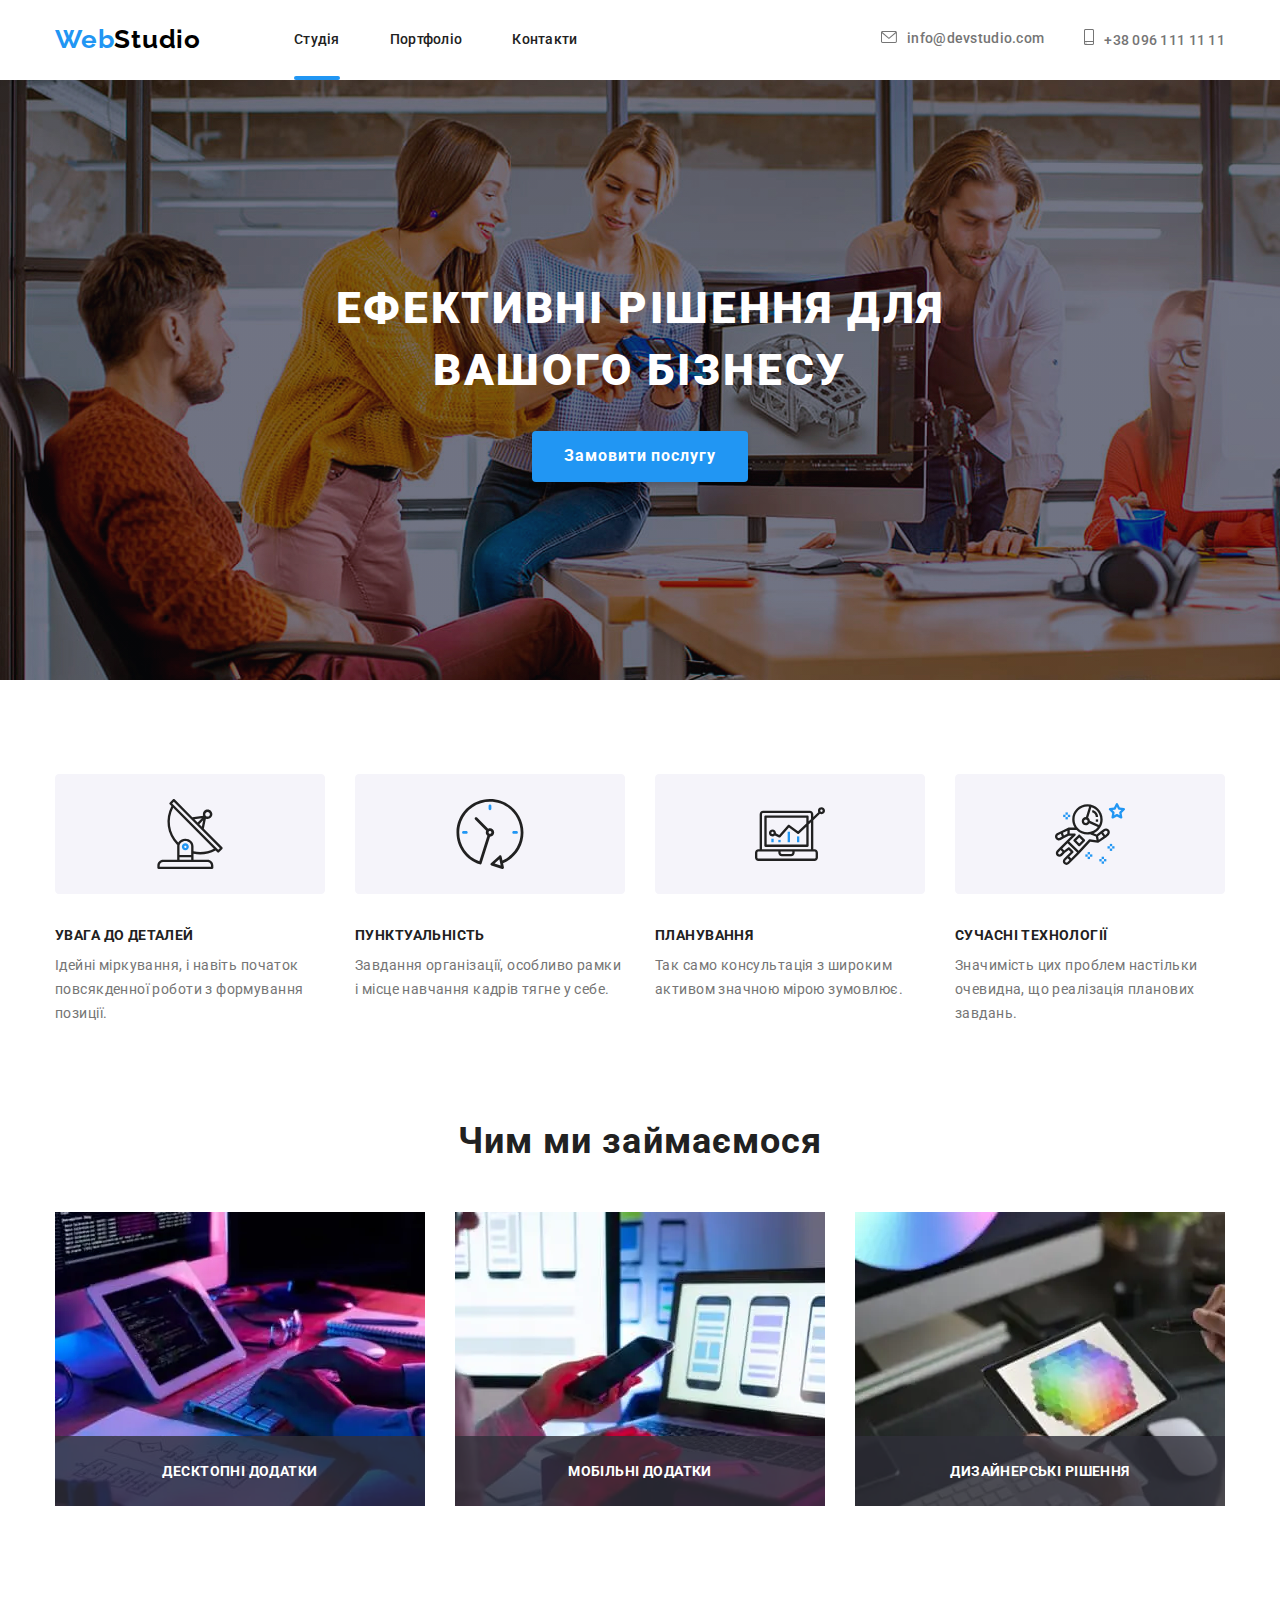
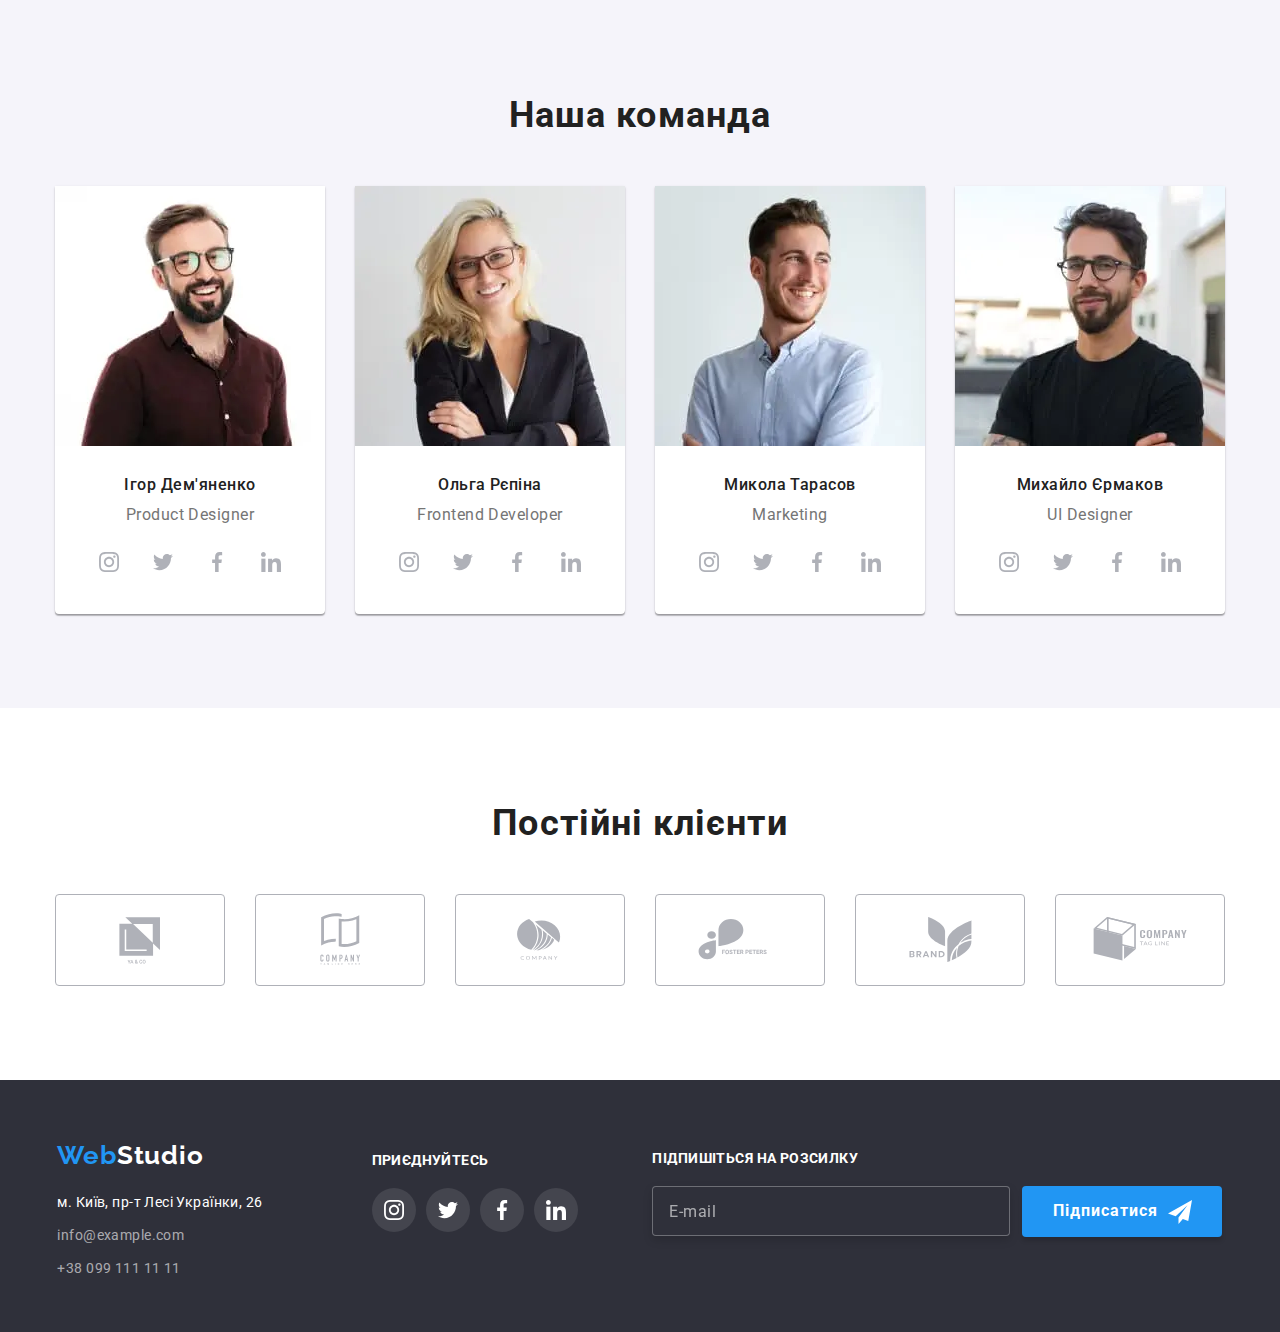
<file: index.html>
<!DOCTYPE html>
<html lang="uk">

<head>
    <meta charset="UTF-8">
    <meta http-equiv="X-UA-Compatible" content="IE=edge">
    <meta name="viewport" content="width=device-width, initial-scale=1.0">
    <title lang="en">WebStudio</title>
    <link rel="preconnect" href="https://fonts.googleapis.com">
    <link rel="preconnect" href="https://fonts.gstatic.com" crossorigin>
    <link href="https://fonts.googleapis.com/css2?family=Raleway:wght@700&family=Roboto:wght@400;500;700;900&display=swap"
        rel="stylesheet">
        <link rel="stylesheet" href="https://cdn.jsdelivr.net/npm/modern-normalize@1.1.0/modern-normalize.min.css">
    <link rel="stylesheet" href="./css/main.min.css">
</head>

<body>
    <header class="page-header-home">
        <div class="container page-header-container">
        <!-- Logo  -->
        <nav class="page-nav">
            <a class="logo" href="./index.html" lang="en">Web<span class="studio-header" lang="en">Studio</span></a>
        <!-- Navigation -->
            <ul class="list menu">
                <li class="menu__item"> <a class="nav index-after" href="./index.html">Студія</a></li>
                <li class="menu__item"> <a class="nav" href="./portfolio.html">Портфоліо</a></li>
                <li class="menu__item"> <a class="nav" href="">Контакти</a></li>
            </ul>
        </nav>

        <ul class="list header-contacts">
            <li class="header-contacts__container">
                <a class="container__contacts-header email" href="mailto:info@devstudio.com"><svg class="container__icone-mail">
                    <use href="./images/svgimages/sprite.svg#mail"></use>
                </svg>info@devstudio.com</a></li>
            <li class="header-contacts__container">
                <a class="container__contacts-header" href="tel:+380961111111"><svg class="container__icone-phone">
                    <use href="./images/svgimages/sprite.svg#phone"></use>
                </svg>+38 096 111 11 11</a></li>
        </ul>
        <button type="button" class="mobile-menu-open" data-menu-open>
            <svg class="mobile-menu-open_icon">
                <use href="./images/svgimages/sprite.svg#icon-mobile-menu-open" width="40" height="40"></use>
            </svg>
        </button>

        </div>
        <div class="mobile-menu" data-menu>
            <button class="mobile-menu__close-btn" data-menu-close>
                <svg class="mobile-menu__close-icon">
                    <use href="images/svgimages/sprite.svg#close-window" width="40" height="40"></use>
                </svg>
            </button>
            <div class="mobile-menu__container">

                <div class="mobile-menu__block-navigation">
                    <ul class="mobile-menu__link-navigation">
                        <li class="mobile-menu__block-link">
                            <a class="mobile-menu__link-navigation" href="./index.html">Студія</a>
                        </li>
                        <li class="mobile-menu__block-link">
                            <a class="mobile-menu__link-navigation" href="./portfolio.html">Портфоліо</a>
                        </li>
                        <li class="mobile-menu__block-link">
                            <a class="mobile-menu__link-navigation" href="">Контакти</a>
                        </li>
                    </ul>
                </div>
<div class="mobile-menu-block-footer">
    <div class="mobile-menu__block-contacts">
        <ul class="mobile-menu__contacts">
            <li class="mobile-menu__contacts-link">
                <a class="mobile-menu__phone-link" href="">+38 096 111 11 11</a>
            </li>
            <li class="mobile-menu__contacts-link">
                <a class="mobile-menu__email-link" href="">info@devstudio.com</a>
            </li>
        </ul>
    </div>
    
    <div class="mobile-menu__block-social-list">
        <ul class="mobile-menu__social-list">
            <li>
            <a class="mobile-menu__social-link" href="">Instagram</a>
                </li>
                <li class="mobile-menu__border-block"></li>
                <li>
                <a class="mobile-menu__social-link" href="">Twitter</a>
                </li>
                <li class="mobile-menu__border-block"></li>
                <li>
                <a class="mobile-menu__social-link" href="">Facebook</a>
                </li>
                <li class="mobile-menu__border-block"></li>
                <li>
                <a class="mobile-menu__social-link" href="">LinkedIn</a>
                </li>
        </ul>
    </div>
</div>

                </div>
        </div>
    </header>

    <!-- Main block -->
    <main>
        <section class="title">
            <div class="container"> 
            <h1 class="title-name">Ефективні рішення для вашого бізнесу</h1>
            <button class="button" type="button" data-modal-open>Замовити послугу</button>
            </div>
        </section>

        <section class="section-hidden-inventori">
            <div class="container">
            <h2 class="hidden">опись</h2>
            <ul class="list company-characteristics">
                <li class="features">
                    <svg class="features__svg">
                        <use href="./images/svgimages/sprite.svg#group_1"></use>
                    </svg>
                    <h3 class="features__heading">УВАГА ДО ДЕТАЛЕЙ</h3>
                    <p class="features__paragraph">Ідейні міркування, і навіть початок повсякденної роботи з формування позиції.</p>
                </li>
                <li class="features">
                    <svg class="features__svg">
                        <use href="./images/svgimages/sprite.svg#group_2"></use>
                    </svg>
                    <h3 class="features__heading">ПУНКТУАЛЬНІСТЬ</h3>
                    <p class="features__paragraph">Завдання організації, особливо рамки і місце навчання кадрів тягне у себе.</p>
                </li>
                <li class="features">
                    <svg class="features__svg">
                        <use href="./images/svgimages/sprite.svg#group_3"></use>
                    </svg>
                    <h3 class="features__heading">ПЛАНУВАННЯ</h3>
                    <p class="features__paragraph">Так само консультація з широким активом значною мірою зумовлює.</p>
                </li>
                <li class="features">
                    <svg class="features__svg">
                        <use href="./images/svgimages/sprite.svg#group_4"></use>
                    </svg>
                    <h3 class="features__heading">СУЧАСНІ ТЕХНОЛОГІЇ</h3>
                    <p class="features__paragraph">Значимість цих проблем настільки очевидна, що реалізація планових завдань.</p>
                </li>
            </ul>
            </div>
        </section>

        <section class="section section-mobile-hidden">
            <div class="container">
                <h2 class="section__banner">Чим ми займаємося</h2>
            <ul class="list company-option">
                <li class="company-option__foto">
                    <picture>
                        <source 
                        srcset="./images/services_sector/development.webp 1x, ./images/services_sector/development@2x.webp 2x" 
                        type="image/webp">

                        <source 
                        srcset="./images/services_sector/development.jpg 1x, ./images/services_sector/development@2x.jpg 2x">

                        <img
                        srcset="./images/services_sector/development.jpg 1x, ./images/services_sector/development@2x.png 2x"
                        src="./images/services_sector/development.jpg" 
                        alt="Фото разработки продукта" width="370" height="294">
                    </picture>

                    <p class="company-option__text">
                        Десктопні додатки
                    </p></li>
                <li class="company-option__foto">
                    <picture>
                        <source srcset="./images/services_sector/optimization.webp 1x, ./images/services_sector/optimization@2x.webp 2x" 
                        type="image/webp">

                        <source srcset="./images/services_sector/optimization.jpg 1x, ./images/services_sector/optimization@2x.jpg 2x">

                        <img
                        srcset="./images/services_sector/optimization.jpg 1x, ./images/services_sector/optimization@2x.png 2x"
                        src="./images/services_sector/optimization.jpg" 
                        alt="Фото оптимизации продукта" width="370" height="294">
                    </picture>

                    <p class="company-option__text">
                        Мобільні додатки
                    </p></li>
                <li class="company-option__foto">
                    <picture>
                        <source srcset="./images/services_sector/design.webp 1x, ./images/services_sector/design@2x.webp 2x" 
                        type="image/webp">

                        <source srcset="./images/services_sector/design.jpg 1x, ./images/services_sector/design@2x.jpg 2x">


                        <img
                        srcset="./images/services_sector/design.jpg 1x, ./images/services_sector/design@2x.png 2x"
                        src="./images/services_sector/design.jpg" 
                        alt="Фото разработки дизайна продукта" width="370" height="294">
                    </picture>

                    <p class="company-option__text">
                        Дизайнерські рішення
                    </p></li>
            </ul>
            </div>
        </section>

        <section class="our-team section">
            <div class="container">
            <h2 class="section__banner">Наша команда</h2>
            <ul class="list team">
                <li class="team-members">
<picture>
    <source srcset="./images/team/product_designer.webp 1x, ./images/team/product_designer@2x.webp 2x, ./images/team/product_designer@3x.webp 3x"
    media="(min-width: 1200px)"
    type="image/webp">


    <source srcset="./images/team/tablet/product_designer-tablet.webp 1x, ./images/team/tablet/product_designer-tablet@2x.webp 2x, ./images/team/tablet/product_designer-tablet@3x.webp 3x"
    media="(min-width: 768px)"
    type="image/webp">


    <source srcset="./images/team/mobile-team/product_designer-mobile.webp 1x, ./images/team/mobile-team/product_designer-mobile@2x.webp 2x, ./images/team/mobile-team/product_designer-mobile@3x.webp 3x"
    media="(max-width: 767px)"
    type="image/webp">


    <source srcset="./images/team/product_designer.jpg 1x, ./images/team/product_designer@2x.jpg 2x, ./images/team/product_designer@3x.jpg 3x"
    media="(min-width: 1200px)">


    <source srcset="./images/team/tablet/product_designer-tablet.jpg 1x, ./images/team/tablet/product_designer-tablet@2x.jpg 2x, ./images/team/tablet/product_designer-tablet@3x.jpg 3x"
    media="(min-width: 768px)">


    <source srcset="./images/team/mobile-team/product_designer-mobile.jpg 1x, ./images/team/mobile-team/product_designer-mobile@2x.jpg 2x, ./images/team/mobile-team/product_designer-mobile@3x.jpg 3x"
    media="(max-width: 767px)">

    <img 
    class="foto-teams" 
    srcset="./images/team/product_designer.png 1x, ./images/team/product_designer@2x.png 2x, ./images/team/product_designer@3x.png 3x"
    src="./images/team/product_designer.jpg" 
    alt="Фото дизайнера продукта">
</picture>

                        <div class="name-profession">
                    <h3 class="name">Ігор Дем'яненко</h3>
                    <p class="profession" lang="en">Product Designer</p>
                    <ul class="social-list list">
                        <li>
                            <a href="" class="social-list-link">
                                <svg class="social-list-icon">
                                    <use href="./images/svgimages/sprite.svg#instagram"></use>
                                </svg>
                            </a>
                        </li>
                        <li>
                            <a href="" class="social-list-link">
                                <svg class="social-list-icon" width="20" height="20">
                                    <use href="./images/svgimages/sprite.svg#twitter"></use>
                                </svg>
                            </a>
                        </li>
                        <li>
                            <a href="" class="social-list-link">
                                <svg class="social-list-icon" width="20" height="20">
                                    <use href="./images/svgimages/sprite.svg#facebook"></use>
                                </svg>
                            </a>
                        </li>
                        <li>
                            <a href="" class="social-list-link">
                                <svg class="social-list-icon" width="20" height="20">
                                    <use href="./images/svgimages/sprite.svg#linkedin"></use>
                                </svg>
                            </a>
                        </li>
                    </ul>
                        </div>
                </li>
                <li class="team-members">
<picture>
    <source srcset="./images/team/frontent_developer.webp 1x, ./images/team/frontent_developer@2x.webp 2x, ./images/team/frontent_developer@3x.webp 3x"
    media="(min-width: 1200px)"
    type="image/webp">


    <source srcset="./images/team/tablet/frontent_developer-tablet.webp 1x, ./images/team/tablet/frontent_developer-tablet@2x.webp 2x, ./images/team/tablet/frontent_developer-tablet@3x.webp 3x"
    media="(min-width: 768px)"
    type="image/webp">


    <source srcset="./images/team/mobile-team/frontent_developer-mobile.webp 1x, ./images/team/mobile-team/frontent_developer-mobile@2x.webp 2x, ./images/team/mobile-team/frontent_developer-mobile@3x.webp 3x"
    media="(max-width: 767px)"
    type="image/webp">


    <source srcset="./images/team/frontent_developer.jpg 1x, ./images/team/frontent_developer@2x.jpg 2x, ./images/team/frontent_developer@3x.jpg 3x"
    media="(min-width: 1200px)">


    <source srcset="./images/team/tablet/frontent_developer-tablet.jpg 1x, ./images/team/tablet/frontent_developer-tablet@2x.jpg 2x, ./images/team/tablet/frontent_developer-tablet@3x.jpg 3x"
    media="(min-width: 768px)">


    <source srcset="./images/team/mobile-team/frontent_developer-mobile.jpg 1x, ./images/team/mobile-team/frontent_developer-mobile@2x.jpg 2x, ./images/team/mobile-team/frontent_developer-mobile@3x.jpg 3x"
    media="(max-width: 767px)">


    <img 
    class="foto-teams" 
    srcset="./images/team/frontent_developer.png 1x, ./images/team/frontent_developer@2x.png 2x, ./images/team/frontent_developer@3x.jpg 3x"
    src="./images/team/frontent_developer.jpg" alt="Фото фронтенд-разработчика">
</picture>

                        <div class="name-profession">
                        <h3 class="name">Ольга Рєпіна</h3>
                    <p class="profession" lang="en">Frontend Developer</p>
                    <ul class="social-list list">
                        <li>
                            <a href="" class="social-list-link">
                                <svg class="social-list-icon">
                                    <use href="./images/svgimages/sprite.svg#instagram"></use>
                                </svg>
                            </a>
                        </li>
                        <li>
                            <a href="" class="social-list-link">
                                <svg class="social-list-icon" width="20" height="20">
                                    <use href="./images/svgimages/sprite.svg#twitter"></use>
                                </svg>
                            </a>
                        </li>
                        <li>
                            <a href="" class="social-list-link">
                                <svg class="social-list-icon" width="20" height="20">
                                    <use href="./images/svgimages/sprite.svg#facebook"></use>
                                </svg>
                            </a>
                        </li>
                        <li>
                            <a href="" class="social-list-link">
                                <svg class="social-list-icon" width="20" height="20">
                                    <use href="./images/svgimages/sprite.svg#linkedin"></use>
                                </svg>
                            </a>
                        </li>
                    </ul>
                        </div>
                </li>
                <li class="team-members">
<picture>
    <source srcset="./images/team/marketing.webp 1x, ./images/team/marketing@2x.webp 2x, ./images/team/marketing@3x.webp 3x"
    media="(min-width: 1200px)"
    type="image/webp">


    <source srcset="./images/team/tablet/marketing-tablet.webp 1x, ./images/team/tablet/marketing-tablet@2x.webp 2x, ./images/team/tablet/marketing-tablet@3x.webp 3x"
    media="(min-width: 768px)"
    type="image/webp">


    <source srcset="./images/team/mobile-team/marketing-mobile.webp 1x, ./images/team/mobile-team/marketing-mobile@2x.webp 2x, ./images/team/mobile-team/marketing-mobile@3x.webp 3x"
    media="(max-width: 767px)"
    type="image/webp">


    <source srcset="./images/team/marketing.jpg 1x, ./images/team/marketing@2x.jpg 2x, ./images/team/marketing@3x.jpg 3x"
    media="(min-width: 1200px)">


    <source srcset="./images/team/tablet/marketing-tablet.jpg 1x, ./images/team/tablet/marketing-tablet@2x.jpg 2x, ./images/team/tablet/marketing-tablet@3x.jpg 3x"
    media="(min-width: 768px)">


    <source srcset="./images/team/mobile-team/marketing-mobile.jpg 1x, ./images/team/mobile-team/marketing-mobile@2x.jpg 2x, ./images/team/mobile-team/marketing-mobile@3x.jpg 3x"
    media="(max-width: 767px)">


    <img 
    class="foto-teams" 
    srcset="./images/team/marketing.png 1x, ./images/team/marketing@2x.png 2x, ./images/team/marketing@3x.jpg 3x"
    src="./images/team/marketing.jpg" 
    alt="Фото маркетолога">
</picture>

                    <div class="name-profession">
                        <h3 class="name">Микола Тарасов</h3>
                        <p class="profession" lang="en">Marketing</p>
                        <ul class="social-list list">
                            <li>
                                <a href="" class="social-list-link">
                                    <svg class="social-list-icon">
                                        <use href="./images/svgimages/sprite.svg#instagram"></use>
                                    </svg>
                                </a>
                            </li>
                            <li>
                                <a href="" class="social-list-link">
                                    <svg class="social-list-icon" width="20" height="20">
                                        <use href="./images/svgimages/sprite.svg#twitter"></use>
                                    </svg>
                                </a>
                            </li>
                            <li>
                                <a href="" class="social-list-link">
                                    <svg class="social-list-icon" width="20" height="20">
                                        <use href="./images/svgimages/sprite.svg#facebook"></use>
                                    </svg>
                                </a>
                            </li>
                            <li>
                                <a href="" class="social-list-link">
                                    <svg class="social-list-icon" width="20" height="20">
                                        <use href="./images/svgimages/sprite.svg#linkedin"></use>
                                    </svg>
                                </a>
                            </li>
                        </ul>
                    </div>
                    
                </li>
                <li class="team-members">
<picture>
    <source srcset="./images/team/ui_designer.webp 1x, ./images/team/ui_designer@2x.webp 2x, ./images/team/ui_designer@3x.webp 3x"
    media="(min-width: 1200px)"
    type="image/webp">


    <source srcset="./images/team/tablet/ui_designer-tablet.webp 1x, ./images/team/tablet/ui_designer-tablet@2x.webp 2x, ./images/team/tablet/ui_designer-tablet@3x.webp 3x"
    media="(min-width: 768px)"
    type="image/webp">


    <source srcset="./images/team/mobile-team/ui_designer-mobile.webp 1x, ./images/team/mobile-team/ui_designer-mobile@2x.webp 2x, ./images/team/mobile-team/ui_designer-mobile@3x.webp 3x"
    media="(max-width: 767px)"
    type="image/webp">


    <source srcset="./images/team/ui_designer.jpg 1x, ./images/team/ui_designer@2x.jpg 2x, ./images/team/ui_designer@3x.jpg 3x"
    media="(min-width: 1200px)">


    <source srcset="./images/team/tablet/ui_designer-tablet.jpg 1x, ./images/team/tablet/ui_designer-tablet@2x.jpg 2x, ./images/team/tablet/ui_designer-tablet@3x.jpg 3x"
    media="(min-width: 768px)">


    <source srcset="./images/team/mobile-team/ui_designer-mobile.jpg 1x, ./images/team/mobile-team/ui_designer-mobile@2x.jpg 2x, ./images/team/mobile-team/ui_designer-mobile@3x.jpg 3x"
    media="(max-width: 767px)">


    <img 
    class="foto-teams" 
    srcset="./images/team/ui_designer.png 1x, ./images/team/ui_designer@2x.png 2x, ./images/team/ui_designer@3x.jpg 3x"
    src="./images/team/ui_designer.jpg" 
    alt="Фото дизайнера пользовательского интерфейса">
</picture>

                        <div class="name-profession">
                            <h3 class="name">Михайло Єрмаков</h3>
                            <p class="profession" lang="en">UI Designer</p>
                            <ul class="social-list list">
                                <li>
                                    <a href="" class="social-list-link">
                                        <svg class="social-list-icon">
                                            <use href="./images/svgimages/sprite.svg#instagram"></use>
                                        </svg>
                                    </a>
                                </li>
                                <li>
                                    <a href="" class="social-list-link">
                                        <svg class="social-list-icon" width="20" height="20">
                                            <use href="./images/svgimages/sprite.svg#twitter"></use>
                                        </svg>
                                    </a>
                                </li>
                                <li>
                                    <a href="" class="social-list-link">
                                        <svg class="social-list-icon" width="20" height="20">
                                            <use href="./images/svgimages/sprite.svg#facebook"></use>
                                        </svg>
                                    </a>
                                </li>
                                <li>
                                    <a href="" class="social-list-link">
                                        <svg class="social-list-icon" width="20" height="20">
                                            <use href="./images/svgimages/sprite.svg#linkedin"></use>
                                        </svg>
                                    </a>
                                </li>
                            </ul>
                        </div>
                </li>
            </ul>
            </div>
        </section>
        <section class="section section__client-block">
            <div class="container">
                <h2 class="section__banner">Постійні клієнти</h2>
                    <ul class="list client-list">
                        <li class="client-list__block">
                            <a href="" class="client-link">
                                <svg class="clients-icon">
                                    <use href="./images/svgimages/sprite.svg#ya_and_co"></use>
                                </svg>
                            </a>
                        </li>
                        <li class="client-list__block">
                            <a href="" class="client-link">
                                <svg class="clients-icon">
                                    <use href="./images/svgimages/sprite.svg#tagline_here"></use>
                                </svg>
                            </a>
                        </li>
                        <li class="client-list__block">
                            <a href="" class="client-link">
                                <svg class="clients-icon">
                                    <use href="./images/svgimages/sprite.svg#company"></use>
                                </svg>
                            </a>
                        </li>
                        <li class="client-list__block">
                            <a href="" class="client-link">
                                <svg class="clients-icon">
                                    <use href="./images/svgimages/sprite.svg#foster_peters"></use>
                                </svg>
                            </a>
                        </li>
                        <li class="client-list__block">
                            <a href="" class="client-link">
                                <svg class="clients-icon">
                                    <use href="./images/svgimages/sprite.svg#brand"></use>
                                </svg>
                            </a>
                        </li>
                        <li class="client-list__block">
                            <a href="" class="client-link">
                                <svg class="clients-icon">
                                    <use href="./images/svgimages/sprite.svg#tag_line"></use>
                                </svg>
                            </a>
                        </li>
                    </ul>
                </div>
                
            </section>
    </main>
    <!-- Basement -->
    <footer class="footer">
        <div class="container footer-block">
            <div class="logo-footer">
                <a class="logo" href="./index.html" lang="en">Web<span class="studio-footer">Studio</span></a>
                <address>
                    <ul class="list contacts">
                        <li class="contacts__find">
                            <a class="find__addres" href="https://goo.gl/maps/r5BP94hAd7b6DZwo8" target="_blank"
                                rel="noopener noreferrer">м. Київ, пр-т Лесі Українки, 26</a>
                        </li>
                        <li class="contacts__find">
                            <a class="find__contacts-footer-link" href="mailto:info@example.com">info@example.com</a>
                        </li>
                        <li class="contacts__find">
                            <a class="find__contacts-footer-link" href="tel:+380991111111">+38 099 111 11 11</a>
                        </li>
                    </ul>
                </address>
            </div>
            <div class="social-link-footer">
                <h3 class="add">ПРИЄДНУЙТЕСЬ</h3>
                <ul class="footer-social-list list">
                    <li>
                        <a href="" class="social-list-link social-link-bg">
                            <svg class="social-list-icon-footer">
                                <use href="./images/svgimages/sprite.svg#instagram"></use>
                            </svg>
                        </a>
                    </li>
                    <li>
                        <a href="" class="social-list-link social-link-bg">
                            <svg class="social-list-icon-footer" width="20" height="20">
                                <use href="./images/svgimages/sprite.svg#twitter"></use>
                            </svg>
                        </a>
                    </li>
                    <li>
                        <a href="" class="social-list-link social-link-bg">
                            <svg class="social-list-icon-footer" width="20" height="20">
                                <use href="./images/svgimages/sprite.svg#facebook"></use>
                            </svg>
                        </a>
                    </li>
                    <li>
                        <a href="" class="social-list-link social-link-bg">
                            <svg class="social-list-icon-footer" width="20" height="20">
                                <use href="./images/svgimages/sprite.svg#linkedin"></use>
                            </svg>
                        </a>
                    </li>
                </ul>
            </div>
            <div class="footer-modal">
                <p class="text-footer-form">
                    Підпишіться на розсилку
                </p>
                <form class="modal-footer-form">
                    <label for="" class="modal-form-footer-field">
                        <input type="email" class="modal-form-input-footer" name="user_mail" required placeholder="E-mail">
                    </label>
                    <button class="send-email-footer">
                        Підписатися
                    <svg class="send">
                        <use href="./images/svgimages/sprite.svg#icon-send"></use>
                    </svg></button>
                </form>
            </div>
        </div>
    </footer>
    <div class="backdrop is-hidden" data-modal>
        <div class="modal">
            <button type="button" class="modal-close-btn" data-modal-close>
            <svg class="modal-close-btn-icon">
                <use href="./images/svgimages/sprite.svg#close-window"></use>
            </svg>
            </button>
            <p class="form-text">
                Залиште свої дані, ми вам передзвонимо
            </p>
            <form class="modal-form">
                <label for="" class="modal-form-field">
                    <span class="modal-form-field-desc">
                        Ім'я
                    </span>
                    <span class="input-and-svg-block">
                        <input type="text" class="modal-form-input" name="user_name" required pattern="^[a-zA-Zа-яА-ЯіІїЇ]+$">
                        <svg class="icon-model">
                            <use href="./images/svgimages/sprite.svg#icon_name">
                            </use>
                        </svg>
                    </span>
                </label>
                <label for="" class="modal-form-field">
                    <span class="modal-form-field-desc">
                        Телефон
                    </span>
                    <span class="input-and-svg-block">
                        <input type="tel" class="modal-form-input" name="user_phone" required pattern="[0-9]{7}" title="xxxxxxx">
                        <svg class="icon-model">
                            <use href="./images/svgimages/sprite.svg#icon_phone">
                            </use>
                        </svg>
                    </span>
                </label>
                <label for="" class="modal-form-field">
                    <span class="modal-form-field-desc">
                        Пошта
                    </span>
                    <span class="input-and-svg-block">
                        <input type="email" class="modal-form-input" name="user_mail" required>
                        <svg class="icon-model">
                            <use href="./images/svgimages/sprite.svg#icon_mail">
                            </use>
                        </svg>
                    </span>
                </label>
                <span class="modal-form-field-desc">Коментар</span>
                <textarea name="user_massege" class="modal-form-massege" placeholder="Введіть текст"></textarea>
                <div class="user-policy-block">
                    <input id="user-policy" type="checkbox" class="modal-form-check hidden" name="user_policy">
                    <label for="user-policy" class="modal-form-check-desc">
                        Погоджуюся з розсилкою та приймаю&nbsp;<a href="" class="policy-link">Умови договору</a> 
                    </label>
                </div>
                <button type="submit" class="modal-form-submit">Відправити</button>
            </form>
        </div>
    </div>
    <script src="./js/modal.js"></script>
    <script src="./js/mobile-menu.js"></script>
</body>

</html>
</file>
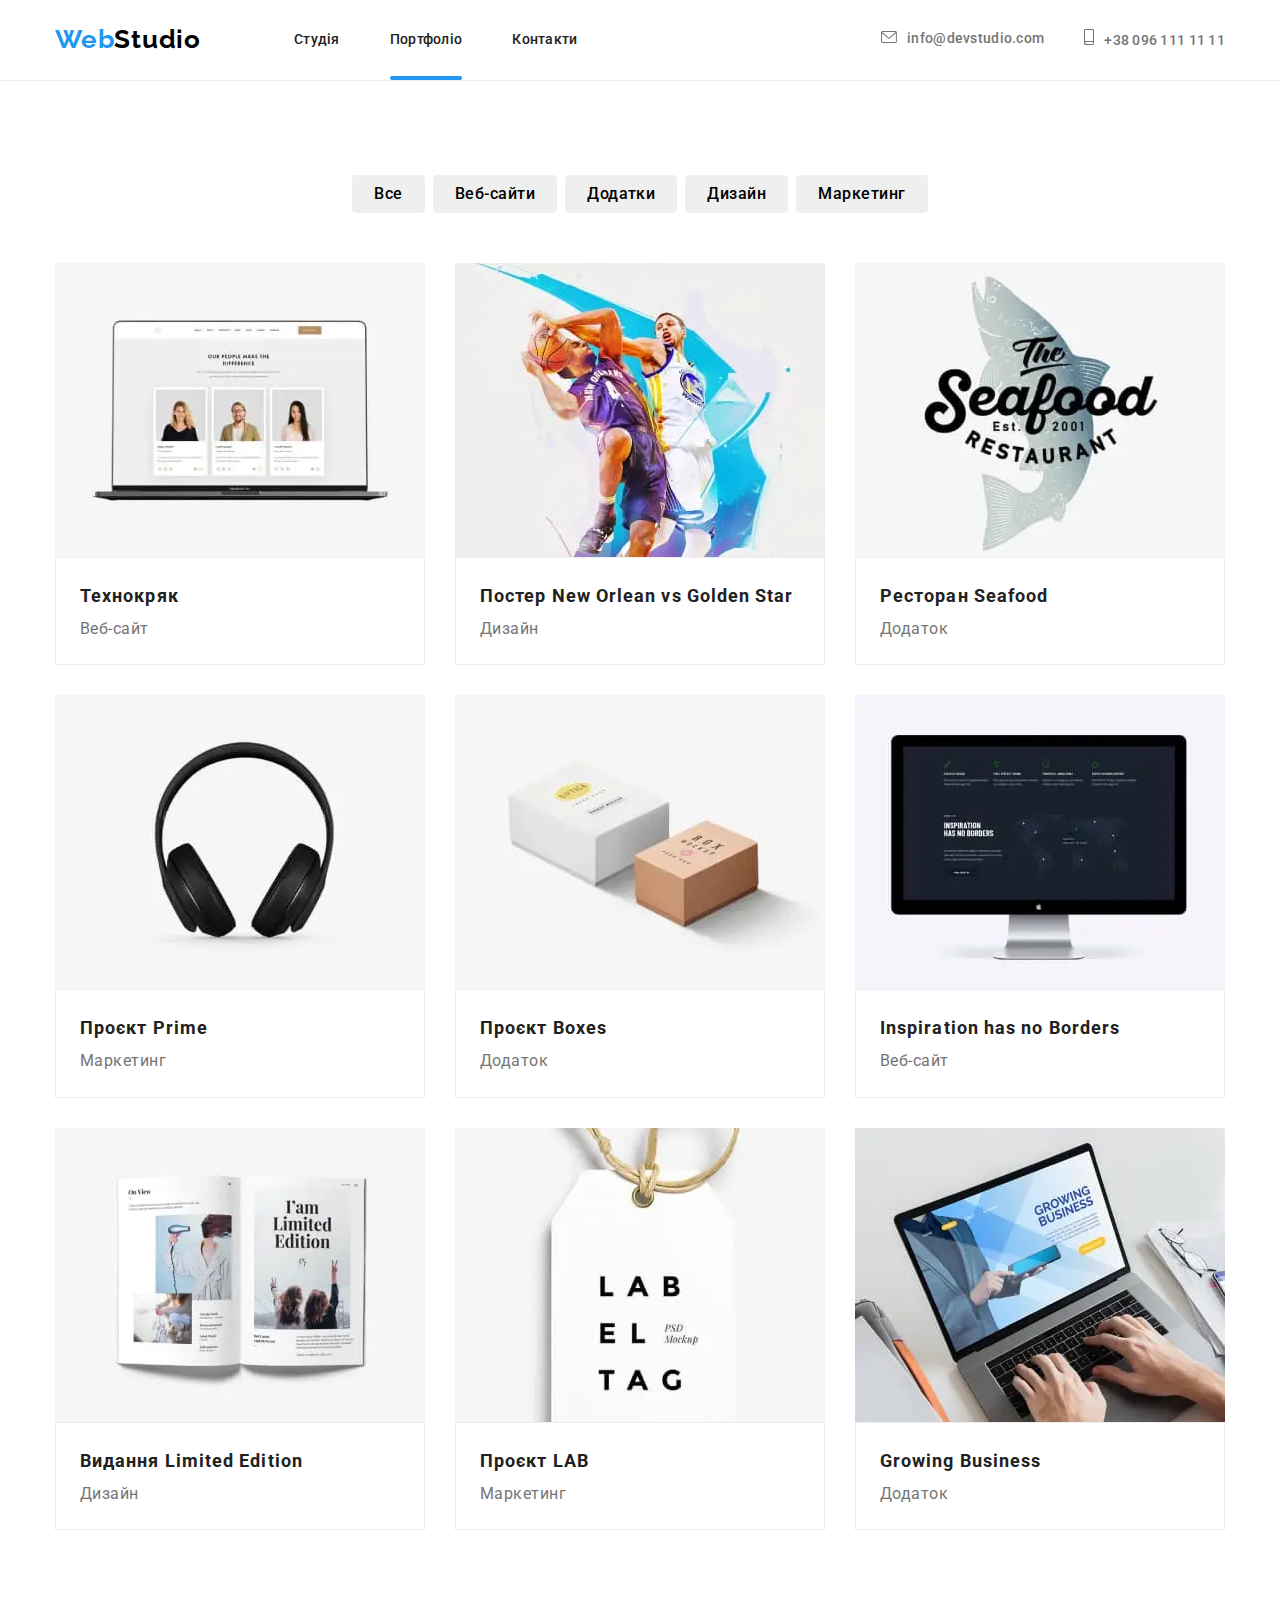
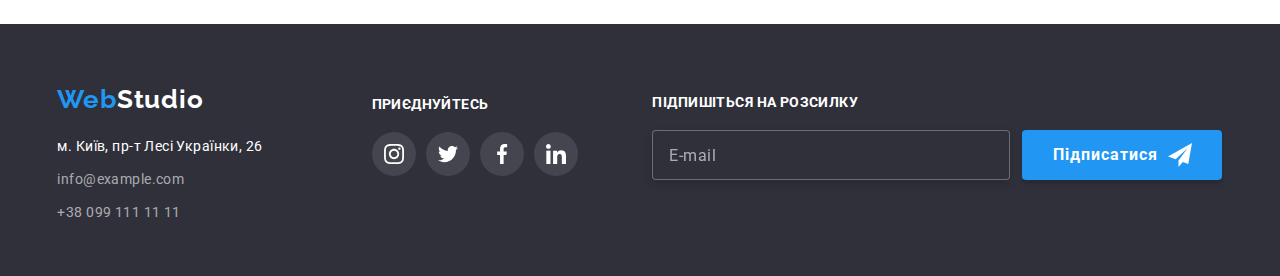
<file: portfolio.html>
<!DOCTYPE html>
<html lang="uk">
<head>
    <meta charset="UTF-8">
    <meta http-equiv="X-UA-Compatible" content="IE=edge">
    <meta name="viewport" content="width=device-width, initial-scale=1.0">
    <title lang="en">WebStudio</title>
    <link rel="preconnect" href="https://fonts.googleapis.com">
    <link rel="preconnect" href="https://fonts.gstatic.com" crossorigin>
    <link href="https://fonts.googleapis.com/css2?family=Raleway:wght@700&family=Roboto:wght@400;500;700;900&display=swap"
        rel="stylesheet">
        <link rel="stylesheet" href="https://cdn.jsdelivr.net/npm/modern-normalize@1.1.0/modern-normalize.min.css">
    <link rel="stylesheet" href="./css/main.min.css">
</head>

<body>

    <!-- Navigation -->
        <header class="page-header">
            <div class="container page-header-container">
                <!-- Logo  -->
                <nav class="page-nav">
                    <a class="logo" href="./index.html" lang="en">Web<span class="studio-header" lang="en">Studio</span></a>
                <!-- Navigation -->
                    <ul class="list menu">
                        <li class="menu__item"> <a class="nav" href="./index.html">Студія</a></li>
                        <li class="menu__item"> <a class="nav portfolio-after" href="./portfolio.html">Портфоліо</a></li>
                        <li class="menu__item"> <a class="nav" href="">Контакти</a></li>
                    </ul>
                </nav>
        
                <button type="button" class="mobile-menu-open" data-menu-open>
                    <svg class="mobile-menu-open_icon">
                        <use href="./images/svgimages/sprite.svg#icon-mobile-menu-open" width="40" height="40"></use>
                    </svg>
                </button>
        
                <ul class="list header-contacts">
                    <li class="header-contacts__container">
                        <a class="container__contacts-header email" href="mailto:info@devstudio.com"><svg class="container__icone-mail">
                            <use href="./images/svgimages/sprite.svg#mail"></use>
                        </svg>info@devstudio.com</a></li>
                    <li class="header-contacts__container">
                        <a class="container__contacts-header" href="tel:+380961111111"><svg class="container__icone-phone">
                            <use href="./images/svgimages/sprite.svg#phone"></use>
                        </svg>+38 096 111 11 11</a></li>
                </ul>
                </div>

            <div class="mobile-menu" data-menu>
                <button class="mobile-menu__close-btn" data-menu-close>
                    <svg class="mobile-menu__close-icon">
                        <use href="images/svgimages/sprite.svg#close-window" width="40" height="40"></use>
                    </svg>
                </button>
                <div class="container mobile-menu__container">
    
                    <div class="mobile-menu__block-navigation">
                        <ul class="mobile-menu__link-navigation">
                            <li class="mobile-menu__block-link">
                                <a class="mobile-menu__link-navigation" href="./index.html">Студія</a>
                            </li>
                            <li class="mobile-menu__block-link">
                                <a class="mobile-menu__link-navigation" href="./portfolio.html">Портфоліо</a>
                            </li>
                            <li class="mobile-menu__block-link">
                                <a class="mobile-menu__link-navigation" href="">Контакти</a>
                            </li>
                        </ul>
                    </div>
    
                    <div class="mobile-menu__block-contacts">
                        <ul class="mobile-menu__contacts">
                            <li class="mobile-menu__contacts-link">
                                <a class="mobile-menu__phone-link" href="">+38 096 111 11 11</a>
                            </li>
                            <li class="mobile-menu__contacts-link">
                                <a class="mobile-menu__email-link" href="">info@devstudio.com</a>
                            </li>
                        </ul>
                    </div>
                    
                    <div class="mobile-menu__block-social-list">
                        <ul class="mobile-menu__social-list">
                            <li>
                            <a class="mobile-menu__social-link" href="">Instagram</a>
                                </li>
                                <li class="mobile-menu__border-block"></li>
                                <li>
                                <a class="mobile-menu__social-link" href="">Twitter</a>
                                </li>
                                <li class="mobile-menu__border-block"></li>
                                <li>
                                <a class="mobile-menu__social-link" href="">Facebook</a>
                                </li>
                                <li class="mobile-menu__border-block"></li>
                                <li>
                                <a class="mobile-menu__social-link" href="">LinkedIn</a>
                                </li>
                        </ul>
                    </div>
                    </div>
        </header>

    <!-- Main block -->
    
    <main>
        <section class="section">
            <div class="container">
                <h1 class="hidden">Услуги</h1>
                <ul class="list navigation">
                    <li class="navigation__item">
                        <button class="item__button" type="button">Все</button>
                    </li>
                    <li class="navigation__item">
                        <button class="item__button" type="button">Веб-сайти</button>
                    </li>
                    <li class="navigation__item">
                        <button class="item__button" type="button">Додатки</button>
                    </li>
                    <li class="navigation__item">
                        <button class="item__button" type="button">Дизайн</button>
                    </li>
                    <li class="navigation__item">
                        <button class="item__button" type="button">Маркетинг</button>
                    </li>
                </ul>
                <ul class="list presentation">
                    <li class="presentation__projects">
                        <div class="overplay-img-project">
<picture class="pictures">
<source srcset="./images/porfolio/tehno.webp 1x, ./images/porfolio/tehno@2x.webp 2x" media="(min-width:1200px)" type="image/webp">

<source srcset="./images/porfolio/tablet/tehno-tablet.webp 1x, ./images/porfolio/tablet/tehno-tablet@2x.webp 2x" media="(min-width:768px)" type="image/webp">

<source srcset="./images/porfolio/mobile/tehno-mobile.webp 1x, ./images/porfolio/mobile/tehno-mobile@2x.webp 2x" media="(max-width:767px)" type="image/webp">

<source srcset="./images/porfolio/tehno.jpg 1x, ./images/porfolio/tehno@2x.jpg 2x" media="(min-width:1200px)">

<source srcset="./images/porfolio/tablet/tehno-tablet.jpg 1x, ./images/porfolio/tablet/tehno-tablet@2x.jpg 2x" media="(min-width:768px)">

<source srcset="./images/porfolio/mobile/tehno-mobile.jpg 1x, ./images/porfolio/mobile/tehno-mobile@2x.jpg 2x" media="(max-width:767px)">

<img class="portfolio__img" 
src="./images/porfolio/tehno.jpg" 
alt="Технокряк">
</picture>

                            <p class="projects__overlay">
    Ресурс пропонує комплексні пропозиції з різним рівнем функціоналу та сервісів. Все це дозволить відвідувачу отримати вичерпні відомості про компанію чи приватну особу.
                            </p>
                        </div>
                        <div class="employees-card-content-wrapper">
                            <h2 class="project">Технокряк</h2>
                            <p class="sphere">Веб-сайт</p>
                        </div>
                
                    </li>
                    <li class="presentation__projects">
                        <div class="overplay-img-project">
<picture class="pictures">
<source srcset="./images/porfolio/poster.webp 1x, ./images/porfolio/poster@2x.webp 2x" media="(min-width:1200px)" type="image/webp">

<source srcset="./images/porfolio/tablet/poster-tablet.webp 1x, ./images/porfolio/tablet/poster-tablet@2x.webp 2x" media="(min-width:768px)" type="image/webp">

<source srcset="./images/porfolio/mobile/poster-mobile.webp 1x, ./images/porfolio/mobile/poster-mobile@2x.webp 2x" media="(max-width:767px)" type="image/webp">

<source srcset="./images/porfolio/poster.jpg 1x, ./images/porfolio/poster@2x.jpg 2x" media="(min-width:1200px)">

<source srcset="./images/porfolio/tablet/poster-tablet.jpg 1x, ./images/porfolio/tablet/poster-tablet@2x.jpg 2x" media="(min-width:768px)">

<source srcset="./images/porfolio/mobile/poster-mobile.jpg 1x, ./images/porfolio/mobile/poster-mobile@2x.jpg 2x" media="(max-width:767px)">

    <img class="portfolio__img" 
    src="./images/porfolio/poster.jpg"
    lang="en" 
    alt="New Orlean vs Golden Star">
</picture>

                            <p class="projects__overlay">
    Ресурс пропонує комплексні пропозиції з різним рівнем функціоналу та сервісів. Все це дозволить відвідувачу отримати вичерпні відомості про компанію чи приватну особу.
                            </p>
                        </div>
                        <div class="employees-card-content-wrapper">
                            <h2 class="project">Постер <span lang="en">New Orlean vs Golden Star</span> </h2>
                            <p class="sphere">Дизайн</p>
                        </div>
                
                    </li>
                    <li class="presentation__projects">
                        <div class="overplay-img-project">
<picture class="pictures">
    <source srcset="./images/porfolio/restoran.webp 1x, ./images/porfolio/restoran@2x.webp 2x" media="(min-width:1200px)" type="image/webp">

    <source srcset="./images/porfolio/tablet/restoran-tablet.webp 1x, ./images/porfolio/tablet/restoran-tablet@2x.webp 2x" media="(min-width:768px)" type="image/webp">
    
    <source srcset="./images/porfolio/mobile/restoran-mobile.webp 1x, ./images/porfolio/mobile/restoran-mobile@2x.webp 2x" media="(max-width:767px)" type="image/webp">
    
    <source srcset="./images/porfolio/restoran.jpg 1x, ./images/porfolio/restoran@2x.jpg 2x" media="(min-width:1200px)">
    
    <source srcset="./images/porfolio/tablet/restoran-tablet.jpg 1x, ./images/porfolio/tablet/restoran-tablet@2x.jpg 2x" media="(min-width:768px)">
    
    <source srcset="./images/porfolio/mobile/restoran-mobile.jpg 1x, ./images/porfolio/mobile/restoran-mobile@2x.jpg 2x" media="(max-width:767px)">

    <img class="portfolio__img" 
    src="./images/porfolio/restoran.jpg" 
    lang="en" 
    alt="Seafood">
</picture>

                            <p class="projects__overlay">
    Ресурс пропонує комплексні пропозиції з різним рівнем функціоналу та сервісів. Все це дозволить відвідувачу отримати вичерпні відомості про компанію чи приватну особу.
                            </p>
                        </div>
                        <div class="employees-card-content-wrapper">
                            <h2 class="project">Ресторан <span lang="en">Seafood</span></h2>
                            <p class="sphere">Додаток</p>
                        </div>
                
                    </li>
                    <li class="presentation__projects">
                        <div class="overplay-img-project">
<picture class="pictures">
    <source srcset="./images/porfolio/prime.webp 1x, ./images/porfolio/prime@2x.webp 2x" media="(min-width:1200px)" type="image/webp">

    <source srcset="./images/porfolio/tablet/prime-tablet.webp 1x, ./images/porfolio/tablet/prime-tablet@2x.webp 2x" media="(min-width:768px)" type="image/webp">
    
    <source srcset="./images/porfolio/mobile/prime-mobile.webp 1x, ./images/porfolio/mobile/prime-mobile@2x.webp 2x" media="(max-width:767px)" type="image/webp">
    
    <source srcset="./images/porfolio/prime.jpg 1x, ./images/porfolio/prime@2x.jpg 2x" media="(min-width:1200px)">
    
    <source srcset="./images/porfolio/tablet/prime-tablet.jpg 1x, ./images/porfolio/tablet/prime-tablet@2x.jpg 2x" media="(min-width:768px)">
    
    <source srcset="./images/porfolio/mobile/prime-mobile.jpg 1x, ./images/porfolio/mobile/prime-mobile@2x.jpg 2x" media="(max-width:767px)">

    <img class="portfolio__img"
    src="./images/porfolio/prime.jpg" 
    lang="en" 
    alt="Prime">
</picture>

                            <p class="projects__overlay">
    Ресурс пропонує комплексні пропозиції з різним рівнем функціоналу та сервісів. Все це дозволить відвідувачу отримати вичерпні відомості про компанію чи приватну особу.
                            </p>
                        </div>
                        <div class="employees-card-content-wrapper">
                            <h2 class="project">Проєкт <span lang="en">Prime</span></h2>
                            <p class="sphere">Маркетинг</p>
                        </div>
                
                    </li>
                    <li class="presentation__projects">
                        <div class="overplay-img-project">
<picture class="pictures">
    <source srcset="./images/porfolio/boxes.webp 1x, ./images/porfolio/boxes@2x.webp 2x" media="(min-width:1200px)" type="image/webp">

    <source srcset="./images/porfolio/tablet/boxes-tablet.webp 1x, ./images/porfolio/tablet/boxes-tablet@2x.webp 2x" media="(min-width:768px)" type="image/webp">
    
    <source srcset="./images/porfolio/mobile/boxes-mobile.webp 1x, ./images/porfolio/mobile/boxes-mobile@2x.webp 2x" media="(max-width:767px)" type="image/webp">
    
    <source srcset="./images/porfolio/boxes.jpg 1x, ./images/porfolio/boxes@2x.jpg 2x" media="(min-width:1200px)">
    
    <source srcset="./images/porfolio/tablet/boxes-tablet.jpg 1x, ./images/porfolio/tablet/boxes-tablet@2x.jpg 2x" media="(min-width:768px)">
    
    <source srcset="./images/porfolio/mobile/boxes-mobile.jpg 1x, ./images/porfolio/mobile/boxes-mobile@2x.jpg 2x" media="(max-width:767px)">

    <img class="portfolio__img"
    src="./images/porfolio/boxes.jpg" 
    lang="en" 
    alt="Boxes">
</picture>

                            <p class="projects__overlay">
    Ресурс пропонує комплексні пропозиції з різним рівнем функціоналу та сервісів. Все це дозволить відвідувачу отримати вичерпні відомості про компанію чи приватну особу.
                            </p>
                        </div>
                        <div class="employees-card-content-wrapper">
                            <h2 class="project">Проєкт <span lang="en">Boxes</span></h2>
                            <p class="sphere">Додаток</p>
                        </div>
                
                    </li>
                    <li class="presentation__projects">
                        <div class="overplay-img-project">
<picture class="pictures">
    <source srcset="./images/porfolio/borders.webp 1x, ./images/porfolio/borders@2x.webp 2x" media="(min-width:1200px)" type="image/webp">

    <source srcset="./images/porfolio/tablet/borders-tablet.webp 1x, ./images/porfolio/tablet/borders-tablet@2x.webp 2x" media="(min-width:768px)" type="image/webp">
    
    <source srcset="./images/porfolio/mobile/borders-mobile.webp 1x, ./images/porfolio/mobile/borders-mobile@2x.webp 2x" media="(max-width:767px)" type="image/webp">
    
    <source srcset="./images/porfolio/borders.jpg 1x, ./images/porfolio/borders@2x.jpg 2x" media="(min-width:1200px)">
    
    <source srcset="./images/porfolio/tablet/borders-tablet.jpg 1x, ./images/porfolio/tablet/borders-tablet@2x.jpg 2x" media="(min-width:768px)">
    
    <source srcset="./images/porfolio/mobile/borders-mobile.jpg 1x, ./images/porfolio/mobile/borders-mobile@2x.jpg 2x" media="(max-width:767px)">

    <img class="portfolio__img"
    src="./images/porfolio/borders.jpg" 
    lang="en" 
    alt="Inspiration has no Borders">
</picture>

                            <p class="projects__overlay">
    Ресурс пропонує комплексні пропозиції з різним рівнем функціоналу та сервісів. Все це дозволить відвідувачу отримати вичерпні відомості про компанію чи приватну особу.
                            </p>
                        </div>
                        <div class="employees-card-content-wrapper">
                            <h2 class="project">Inspiration has no Borders</h2>
                            <p class="sphere">Веб-сайт</p>
                        </div>
                
                    </li>
                    <li class="presentation__projects">
                        <div class="overplay-img-project">
<picture class="pictures">
    <source srcset="./images/porfolio/edition.webp 1x, ./images/porfolio/edition@2x.webp 2x" media="(min-width:1200px)" type="image/webp">

    <source srcset="./images/porfolio/tablet/edition-tablet.webp 1x, ./images/porfolio/tablet/edition-tablet@2x.webp 2x" media="(min-width:768px)" type="image/webp">
    
    <source srcset="./images/porfolio/mobile/edition-mobile.webp 1x, ./images/porfolio/mobile/edition-mobile@2x.webp 2x" media="(max-width:767px)" type="image/webp">
    
    <source srcset="./images/porfolio/edition.jpg 1x, ./images/porfolio/edition@2x.jpg 2x" media="(min-width:1200px)">
    
    <source srcset="./images/porfolio/tablet/edition-tablet.jpg 1x, ./images/porfolio/tablet/edition-tablet@2x.jpg 2x" media="(min-width:768px)">
    
    <source srcset="./images/porfolio/mobile/edition-mobile.jpg 1x, ./images/porfolio/mobile/edition-mobile@2x.jpg 2x" media="(max-width:767px)">

    <img class="portfolio__img"
    src="./images/porfolio/edition.jpg" 
    lang="en" 
    alt="Limited Edition">
</picture>

                            <p class="projects__overlay">
    Ресурс пропонує комплексні пропозиції з різним рівнем функціоналу та сервісів. Все це дозволить відвідувачу отримати вичерпні відомості про компанію чи приватну особу.
                            </p>
                        </div>
                        <div class="employees-card-content-wrapper">
                            <h2 class="project">Видання <span lang="en">Limited Edition</span></h2>
                            <p class="sphere">Дизайн</p>
                        </div>
                
                    </li>
                    <li class="presentation__projects">
                        <div class="overplay-img-project">
<picture class="pictures">
    <source srcset="./images/porfolio/lab.webp 1x, ./images/porfolio/lab@2x.webp 2x" media="(min-width:1200px)" type="image/webp">

    <source srcset="./images/porfolio/tablet/lab-tablet.webp 1x, ./images/porfolio/tablet/lab-tablet@2x.webp 2x" media="(min-width:768px)" type="image/webp">
    
    <source srcset="./images/porfolio/mobile/lab-mobile.webp 1x, ./images/porfolio/mobile/lab-mobile@2x.webp 2x" media="(max-width:767px)" type="image/webp">
    
    <source srcset="./images/porfolio/lab.jpg 1x, ./images/porfolio/lab@2x.jpg 2x" media="(min-width:1200px)">
    
    <source srcset="./images/porfolio/tablet/lab-tablet.jpg 1x, ./images/porfolio/tablet/lab-tablet@2x.jpg 2x" media="(min-width:768px)">
    
    <source srcset="./images/porfolio/mobile/lab-mobile.jpg 1x, ./images/porfolio/mobile/lab-mobile@2x.jpg 2x" media="(max-width:767px)">

    <img class="portfolio__img"
    src="./images/porfolio/lab.jpg" 
    lang="en" 
    alt="LAB">
</picture>

                            <p class="projects__overlay">
    Ресурс пропонує комплексні пропозиції з різним рівнем функціоналу та сервісів. Все це дозволить відвідувачу отримати вичерпні відомості про компанію чи приватну особу.
                            </p>
                        </div>
                        <div class="employees-card-content-wrapper">
                            <h2 class="project">Проєкт <span lang="en">LAB</span></h2>
                            <p class="sphere">Маркетинг</p>
                        </div>
                
                    </li>
                    <li class="presentation__projects">
                        <div class="overplay-img-project">
<picture class="pictures">
    <source srcset="./images/porfolio/business.webp 1x, ./images/porfolio/business@2x.webp 2x" media="(min-width:1200px)" type="image/webp">

    <source srcset="./images/porfolio/tablet/business-tablet.webp 1x, ./images/porfolio/tablet/business-tablet@2x.webp 2x" media="(min-width:768px)" type="image/webp">
    
    <source srcset="./images/porfolio/mobile/business-mobile.webp 1x, ./images/porfolio/mobile/business-mobile@2x.webp 2x" media="(max-width:767px)" type="image/webp">
    
    <source srcset="./images/porfolio/business.jpg 1x, ./images/porfolio/business@2x.jpg 2x" media="(min-width:1200px)">
    
    <source srcset="./images/porfolio/tablet/business-tablet.jpg 1x, ./images/porfolio/tablet/business-tablet@2x.jpg 2x" media="(min-width:768px)">
    
    <source srcset="./images/porfolio/mobile/business-mobile.jpg 1x, ./images/porfolio/mobile/business-mobile@2x.jpg 2x" media="(max-width:767px)">

    <img class="portfolio__img"
    src="./images/porfolio/business.jpg" 
    lang="en" 
    alt="Growing Business" >
</picture>

                            <p class="projects__overlay">
    Ресурс пропонує комплексні пропозиції з різним рівнем функціоналу та сервісів. Все це дозволить відвідувачу отримати вичерпні відомості про компанію чи приватну особу.
                            </p>
                        </div>
                        <div class="employees-card-content-wrapper">
                            <h2 class="project" lang="en">Growing Business</h2>
                            <p class="sphere">Додаток</p>
                        </div>
                
                    </li>
                </ul>
            </div>
        </section>
    </main>
<!-- Basement -->
    <footer class="footer">
        <div class="container footer-block">
            <div class="logo-footer">
                <a class="logo" href="./index.html" lang="en">Web<span class="studio-footer">Studio</span></a>
                <address>
                    <ul class="list contacts">
                        <li class="contacts__find">
                            <a class="find__addres" href="https://goo.gl/maps/r5BP94hAd7b6DZwo8" target="_blank"
                                rel="noopener noreferrer">м. Київ, пр-т Лесі Українки, 26</a>
                        </li>
                        <li class="contacts__find">
                            <a class="find__contacts-footer-link" href="mailto:info@example.com">info@example.com</a>
                        </li>
                        <li class="contacts__find">
                            <a class="find__contacts-footer-link" href="tel:+380991111111">+38 099 111 11 11</a>
                        </li>
                    </ul>
                </address>
            </div>
            <div class="social-link-footer">
                <h3 class="add">ПРИЄДНУЙТЕСЬ</h3>
                <ul class="footer-social-list list">
                    <li>
                        <a href="" class="social-list-link social-link-bg">
                            <svg class="social-list-icon-footer">
                                <use href="./images/svgimages/sprite.svg#instagram"></use>
                            </svg>
                        </a>
                    </li>
                    <li>
                        <a href="" class="social-list-link social-link-bg">
                            <svg class="social-list-icon-footer" width="20" height="20">
                                <use href="./images/svgimages/sprite.svg#twitter"></use>
                            </svg>
                        </a>
                    </li>
                    <li>
                        <a href="" class="social-list-link social-link-bg">
                            <svg class="social-list-icon-footer" width="20" height="20">
                                <use href="./images/svgimages/sprite.svg#facebook"></use>
                            </svg>
                        </a>
                    </li>
                    <li>
                        <a href="" class="social-list-link social-link-bg">
                            <svg class="social-list-icon-footer" width="20" height="20">
                                <use href="./images/svgimages/sprite.svg#linkedin"></use>
                            </svg>
                        </a>
                    </li>
                </ul>
            </div>
            <div class="footer-modal">
                <p class="text-footer-form">
                    Підпишіться на розсилку
                </p>
                <form class="modal-footer-form">
                    <label for="" class="modal-form-footer-field">
                        <input type="email" class="modal-form-input-footer" name="user_mail" required placeholder="E-mail">
                    </label>
                    <button class="send-email-footer">
                        Підписатися
                    <svg class="send">
                        <use href="./images/svgimages/sprite.svg#icon-send"></use>
                    </svg></button>
                </form>
            </div>
        </div>
    </footer>
</body>
</html>
</file>
<file: css/main.min.css>
:root{--accent-color: #2196F3;--color-for-body: #212121;--background-color-dark: #2F303A;--primary-font: "Raleway", sans-serif;--secondary-font: "Roboto", sans-serif;--transition-duration-and-func: 250ms cubic-bezier(0.4, 0, 0.2, 1)}h1,h2,h3,h4,p{margin-top:0;margin-bottom:0}ul,ol{margin-top:0;margin-bottom:0;padding-left:0}img{display:block}button{cursor:pointer}body{font-family:var(--secondary-font);color:var(--color-for-body)}footer{background-color:var(--background-color-dark);height:252px;margin-left:auto;margin-right:auto}.section{padding-top:94px;padding-bottom:94px}.container{padding-left:15px;padding-right:15px;margin-left:auto;margin-right:auto}@media screen and (min-width: 480px){.container{width:480px}}@media screen and (min-width: 768px){.container{width:768px}}@media screen and (min-width: 1200px){.container{width:1200px}}.hidden{position:absolute;white-space:nowrap;width:1px;height:1px;overflow:hidden;border:0;padding:0;clip:rect(0 0 0 0);clip-path:inset(50%);margin:-1px}.button{font-style:normal;font-weight:700;font-size:16px;line-height:1.9;display:flex;align-items:center;text-align:center;letter-spacing:.06em;color:#fff;background:var(--accent-color);box-shadow:0px 4px 4px rgba(0,0,0,.15);border-radius:4px;padding-top:10px;padding-bottom:10px;padding-left:32px;padding-right:32px;margin-left:auto;margin-right:auto;border:none}.page-header-container{display:flex;align-items:center}.page-header-home{padding-top:24px;padding-bottom:25px;background:#fff;margin-left:auto;margin-right:auto}@media screen and (max-width: 767px){.page-header-home{padding-top:0;padding-bottom:0}}@media screen and (max-width: 1199px){.page-header-home{padding-top:14px;padding-bottom:14px}}.page-header{padding-top:24px;padding-bottom:25px;background:#fff;border-bottom:1px solid #ececec;margin-left:auto;margin-right:auto}@media screen and (max-width: 767px){.page-header{padding-top:0;padding-bottom:0}}.page-nav{display:flex;align-items:center}.nav{font-style:normal;font-weight:500;font-size:14px;line-height:1.14;letter-spacing:.02em;text-decoration:none;list-style:none;color:var(--color-for-body);transition:color var(--transition-duration-and-func)}.nav:hover,.nav:focus{color:var(--accent-color)}.container__contacts-header{font-family:var(--secondary-font);font-style:normal;font-weight:500;font-size:14px;line-height:1.14;letter-spacing:.02em;color:#757575;text-decoration:none;list-style:none;transition:var(--transition-duration-and-func)}.container__contacts-header:hover,.container__contacts-header:focus{color:var(--accent-color)}.container__icone-mail{fill:currentColor}.container__contacts-header:hover .container__icone-mail,.container__contacts-header:focus .container__icone-mail{color:var(--accent-color)}.container__icone-phone{fill:currentColor}.container__contacts-header:hover .container__icone-phone,.container__contacts-header:focus .container__icone-phone{color:var(--accent-color)}.header-contacts__container{display:flex}.email{margin-right:40px}.header-contacts{display:flex;align-items:center;margin-left:auto}.container__icone-mail{width:16px;height:12px;margin-right:10px}.container__icone-phone{width:10px;height:16px;margin-right:10px}.menu__item{position:relative}.menu__item:not(:last-child){margin-right:50px}.index-after::after{background-color:#2196f3;content:"";position:absolute;bottom:-31.5px;left:0;width:100%;height:4px;border-radius:2px}.portfolio-after::after{background-color:#2196f3;content:"";position:absolute;bottom:-31.5px;left:0;width:100%;height:4px;border-radius:2px}@media screen and (max-width: 767px){.header-contacts{display:none}.menu{display:none}.menu__item{display:none}.mobile-menu-open{background-color:#fff;border:none;line-height:0}.mobile-menu-open_icon{padding:0;width:40px;height:40px}.page-header-container{display:flex;align-items:center;justify-content:space-between;padding-top:9px;padding-bottom:9px;padding-right:10px}}@media screen and (max-width: 1199px){.header-contacts{flex-direction:column;gap:10px;align-items:flex-start}.email{margin-right:0}.container__contacts-header{font-size:12px;line-height:1.2}}@media screen and (min-width: 1200px){.mobile-menu-open{display:none}}@media screen and (max-width: 479){.page-header-container{width:100%}}.studio-header{color:#000}.logo{font-family:var(--primary-font);font-style:normal;font-weight:700;font-size:26px;line-height:1.19;letter-spacing:.03em;color:var(--accent-color);text-decoration:none;list-style:none;margin-right:93px}@media screen and (max-width: 1199px){.logo{font-size:24px;line-height:1.2}}.footer{background-color:var(--background-color-dark);padding-top:60px;padding-bottom:60px}.footer-block{display:flex;gap:70px}.social-link-footer{padding-top:12px}.studio-footer{color:#fff}.find__addres{font-size:14px;line-height:1.71;letter-spacing:.03em;color:#fff;text-decoration:none;list-style:none}.find__contacts-footer-link{font-style:normal;font-size:14px;line-height:1.71;letter-spacing:.03em;color:rgba(255,255,255,.6);text-decoration:none;list-style:none}.contacts{display:flex;flex-direction:column;margin-top:20px}.contacts__find:not(:last-child){margin-bottom:9px}.social-list-icon-footer{width:20px;height:20px;fill:#fff}.social-list-link:hover .social-list-icon-footer,.social-list-link:focus .social-list-icon-footer{fill:#fff}.social-link-bg{background:rgba(255,255,255,.1)}.add{font-style:normal;font-weight:700;font-size:14px;line-height:16px;letter-spacing:.03em;text-transform:uppercase;color:#fff}.studio-footer{color:#fff}.find__addres{font-style:normal;font-size:14px;line-height:1.71;letter-spacing:.03em;color:#fff}.find__contacts-footer-link{font-style:normal;font-size:14px;line-height:1.71;letter-spacing:.03em;color:rgba(255,255,255,.6)}.footer-social-list{display:flex;justify-content:center;gap:10px;margin-top:20px}.text-footer-form{display:flex;font-weight:700;font-size:14px;line-height:16px;letter-spacing:.03em;text-transform:uppercase;color:#fff;padding-top:12px;margin-bottom:20px}.modal-form-input-footer{width:358px;height:50px;border:1px solid rgba(255,255,255,.3);filter:drop-shadow(0px 4px 4px rgba(0, 0, 0, 0.15));border-radius:4px;background:#2f303a;padding-left:16px;color:#fff;transition:fill var(--transition-duration-and-func)}.modal-form-input-footer:focus,.modal-form-input-footer:hover{outline:none;border-color:var(--accent-color)}.modal-form-input-footer::placeholder{font-weight:400;font-size:16px;line-height:20px;display:flex;align-items:center;letter-spacing:.03em;color:rgba(255,255,255,.6)}.send-email-footer{width:200px;font-style:normal;font-weight:700;font-size:16px;line-height:1.9;display:flex;align-items:center;text-align:center;letter-spacing:.06em;color:#fff;background:var(--accent-color);box-shadow:0px 4px 4px rgba(0,0,0,.15);border-radius:4px;padding-top:10px;padding-bottom:10px;border:none;letter-spacing:.06em;align-self:center;margin-left:12px;justify-content:center}.modal-footer-form{display:flex;transition:fill var(--transition-duration-and-func)}.send{width:24px;height:24px;margin-left:10px}@media screen and (min-width: 768px){.footer-block{flex-wrap:wrap;justify-content:space-around}.footer{height:463px}.text-footer-form{justify-content:center}.modal-footer-form{flex-direction:column;gap:20px}.social-link-footer{display:flex;flex-direction:column;align-items:center}.text-footer-form{padding:0}}@media screen and (min-width: 1200px){.footer{height:252px}.social-link-footer{align-items:start}.text-footer-form{justify-content:flex-start;padding-top:10px}.modal-footer-form{flex-direction:row;gap:0}}@media screen and (max-width: 767px){.footer-block{flex-direction:column;align-items:center;gap:60px}.footer{height:603px}.logo-footer{text-align:center}.logo{margin-right:0}.social-link-footer{text-align:center;padding-top:0}.text-footer-form{align-items:center;margin-bottom:0;padding-top:0}.modal-footer-form{flex-direction:column;gap:20px}.footer-modal{display:flex;flex-direction:column;align-items:center;text-align:center;gap:20px}.send-email-footer{margin-left:0}.contacts{display:flex}.contacts__find:not(:last-child){margin-bottom:8px}.modal-form-input-footer{width:450px}}@media screen and (max-width: 479px){.modal-form-input-footer{width:100%}}.list{list-style:none}.social-list-link{display:flex;justify-content:center;align-items:center;width:44px;height:44px;border-radius:50%;transition:var(--transition-duration-and-func)}.social-list-link:hover,.social-list-link:focus{background-color:#2196f3}.social-list-icon{width:20px;height:20px;fill:#afb1b8}.social-list-link:hover .social-list-icon,.social-list-link:focus .social-list-icon{fill:#fff}.title{background-color:#c4c4c4;margin-left:auto;margin-right:auto;display:flex;align-items:center;background-image:linear-gradient(rgba(25, 28, 38, 0.2), rgba(25, 28, 38, 0.2)),url(../images/title/mobile-title.jpg);background-size:cover;height:400px}@media screen and (min-device-pixel-ratio: 2),screen and (min-resolution: 192dpi),screen and (min-resolution: 2dppx){.title{background-image:linear-gradient(rgba(25, 28, 38, 0.2), rgba(25, 28, 38, 0.2)),url(../images/title/mobile-title@2x.png)}}@media screen and (min-width: 768px){.title{background-image:linear-gradient(rgba(25, 28, 38, 0.2), rgba(25, 28, 38, 0.2)),url(../images/title/tablet-title.jpg)}}@media screen and (min-device-pixel-ratio: 2)and (min-width: 768px),screen and (min-resolution: 192dpi)and (min-width: 768px),screen and (min-resolution: 2dppx)and (min-width: 768px){.title{height:400px;background-image:linear-gradient(rgba(25, 28, 38, 0.2), rgba(25, 28, 38, 0.2)),url(../images/title/tablet-title@2x.png)}}@media screen and (min-width: 1200px){.title{height:600px;background-image:linear-gradient(rgba(25, 28, 38, 0.2), rgba(25, 28, 38, 0.2)),url(../images/title/desktop-title.jpg)}}@media screen and (min-device-pixel-ratio: 2)and (min-width: 1200px),screen and (min-resolution: 192dpi)and (min-width: 1200px),screen and (min-resolution: 2dppx)and (min-width: 1200px){.title{height:600px;background-image:linear-gradient(rgba(25, 28, 38, 0.2), rgba(25, 28, 38, 0.2)),url(../images/title/desktop-title@2x.png)}}.title-name{font-size:26px;line-height:1.6;font-style:normal;font-weight:900;text-align:center;letter-spacing:.06em;text-transform:uppercase;color:#fff;margin-left:auto;margin-right:auto;margin-bottom:30px;width:360px}@media screen and (min-width: 1200px){.title-name{font-size:44px;line-height:1.4;width:696px}}@media screen and (max-width: 479px){.title-name{width:100%}}.section-hidden-inventori{padding-top:94px}.company-characteristics{display:flex;gap:30px}.features{width:270px}.features__heading{font-style:normal;font-weight:700;font-size:14px;line-height:1.14;letter-spacing:.03em;text-transform:uppercase;margin-top:30px;margin-bottom:10px}.features__paragraph{font-size:14px;line-height:1.71;letter-spacing:.03em;color:#757575}@media screen and (max-width: 1199px){.features{width:354px}.company-characteristics{width:738px;height:480px;flex-wrap:wrap}.features__svg{background-color:#f5f4fa;width:354px;height:120px}.section-hidden-inventori{padding-top:60px;padding-bottom:60px}}@media screen and (min-width: 1200px){.features__svg{width:270px;height:120px}}@media screen and (max-width: 767px){.company-characteristics{flex-direction:column;flex-wrap:nowrap;width:auto;height:auto}.features__heading{text-align:center}.features__paragraph{font-weight:400}.features{width:auto}.features__svg{display:flex;width:450px;height:120px;align-items:center;text-align:center}.section-hidden-inventori{padding-bottom:94px}}@media screen and (max-width: 479px){.features__svg{width:100%}}.section__banner{font-style:normal;font-weight:700;font-size:36px;line-height:1.17;text-align:center;letter-spacing:.03em;margin-bottom:50px}.name-profession{padding-top:30px;padding-bottom:30px}.name{font-style:normal;font-weight:500;font-size:16px;line-height:1.18;text-align:center;letter-spacing:.03em;margin-bottom:10px}.profession{font-size:16px;line-height:1.19;text-align:center;letter-spacing:.03em;color:#757575}.our-team{background-color:#f5f4fa;margin-left:auto;margin-right:auto}.team{display:flex;gap:30px}.team-members{background-color:#fff;box-shadow:0px 1px 3px rgba(0,0,0,.12),0px 1px 1px rgba(0,0,0,.14),0px 2px 1px rgba(0,0,0,.2);border-radius:0px 0px 4px 4px}.social-list{display:flex;justify-content:center;gap:10px;margin-top:16px}@media screen and (max-width: 767px){.team{flex-direction:column;justify-content:center}.foto-teams{width:450px;height:460px}}@media screen and (max-width: 1199px){.team{flex-wrap:wrap}}@media screen and (max-width: 479px){.foto-teams{width:100%}}.company-option{display:flex;gap:30px}.company-option__foto{position:relative}.company-option__text{display:flex;justify-content:center;align-items:center;position:absolute;background:rgba(47,48,58,.8);font-weight:700;font-size:14px;line-height:16px;text-align:center;letter-spacing:.03em;text-transform:uppercase;font-family:var(--secondary-font);color:#fff;bottom:0;width:370px;height:70px}@media screen and (max-width: 1199px){.section-mobile-hidden{position:absolute;white-space:nowrap;width:1px;height:1px;overflow:hidden;border:0;padding:0;clip:rect(0 0 0 0);clip-path:inset(50%);margin:-1px}}.menu{display:flex;align-items:center}.client-list{display:flex;align-items:center;justify-content:center;gap:30px}.client-link{display:flex;justify-content:center;align-items:center;border:1px solid #afb1b8;border-radius:4px;fill:currentColor;transition:var(--transition-duration-and-func)}.client-link:hover,.client-link:focus{border:1px solid var(--accent-color)}.clients-icon{fill:#afb1b8;width:170px;height:92px;transition:var(--transition-duration-and-func)}.client-link:hover .clients-icon,.client-link:focus .clients-icon{fill:var(--accent-color)}@media screen and (max-width: 767px){.client-link{width:210px;height:92px}}@media screen and (max-width: 1199px){.client-list{flex-wrap:wrap}.client-link{width:224px;height:92px}.clients-icon{width:224px;height:92px}}@media screen and (min-width: 1200px){.client-link{width:170px;height:92px}}.backdrop{position:fixed;top:0;left:0;z-index:100;width:100%;height:100%;background-color:rgba(0,0,0,.2);transition:opacity var(--transition-duration-and-func),visibility var(--transition-duration-and-func)}.backdrop.is-hidden{opacity:0;visibility:hidden;pointer-events:none}.modal{position:absolute;top:50%;left:50%;transform:translate(-50%, -50%);width:528px;height:581px;padding:40px;background:#fff;box-shadow:0px 1px 3px rgba(0,0,0,.12),0px 1px 1px rgba(0,0,0,.14),0px 2px 1px rgba(0,0,0,.2);border-radius:4px}.modal-close-btn{position:absolute;top:8px;right:8px;background-color:rgba(0,0,0,0);display:flex;justify-content:center;align-items:center;border:1px solid rgba(0,0,0,.1);width:30px;height:30px;border-radius:50%}.modal-close-btn:hover,.modal-close-btn:focus{fill:var(--accent-color)}.modal-close-btn-icon{width:18px;height:18px;color:#000;box-sizing:border-box;filter:drop-shadow(0px 4px 4px rgba(0, 0, 0, 0.25));transition:fill var(--transition-duration-and-func)}.modal-form{display:flex;flex-direction:column}.modal-form-input{width:100%;height:40px;box-sizing:border-box;border:1px solid rgba(33,33,33,.2);border-radius:4px;padding-left:42px;transition:border-color var(--transition-duration-and-func)}.modal-form-input:focus{outline:none;border-color:var(--accent-color)}.modal-form-massege{width:100%;box-sizing:border-box;border:1px solid rgba(33,33,33,.2);border-radius:4px;transition:border-color var(--transition-duration-and-func);resize:none;height:120px;padding:12px 16px}.modal-form-massege::placeholder{font-size:var(--secondary-font);font-weight:400;font-size:12px;line-height:14px;letter-spacing:.01em;color:rgba(117,117,117,.5)}.modal-form-massege:focus{outline:none;border-color:var(--accent-color)}.form-text{font-weight:700;font-size:20px;line-height:23px;text-align:center;letter-spacing:.03em;color:#212121;margin-bottom:12px}.modal-form-field-desc{font-weight:400;font-size:12px;line-height:14px;letter-spacing:.03em;color:#757575;display:block;margin-bottom:4px}.policy-link{font-weight:400;font-size:14px;line-height:24px;letter-spacing:.03em;text-decoration-line:underline;color:#2196f3}.modal-form-field{margin-bottom:10px}.icon-model{width:18px;height:18px;position:absolute;top:50%;left:12px;transform:translate(0, -50%);transition:fill var(--transition-duration-and-func)}.modal-form-input:focus+.icon-model{fill:var(--accent-color)}.input-and-svg-block{position:relative}.user-policy-block{display:flex;margin-top:20px;margin-bottom:30px;align-items:center;transition:fill var(--transition-duration-and-func)}.modal-form-check-desc{display:flex;align-items:center;font-weight:400;font-size:14px;line-height:24px;letter-spacing:.03em;color:#757575;margin-left:7px;transition:fill var(--transition-duration-and-func)}.modal-form-check-desc::before{display:block;width:16px;height:15px;border:2px solid #000;content:"";cursor:pointer;border-radius:4px;margin-right:7px}.modal-form-check:checked+.modal-form-check-desc::before{background-image:url(../images/svgimages/check-mark.svg);border-radius:2px;border:none}.modal-form-check:hover+.modal-form-check-desc::before{border-radius:2px;border-color:var(--accent-color)}.modal-form-check:focus+.modal-form-check-desc::before{border-radius:2px;border-color:var(--accent-color)}.modal-form-check{transition:fill var(--transition-duration-and-func)}.modal-form-submit{font-style:normal;font-weight:700;font-size:16px;line-height:1.9;display:flex;align-items:center;text-align:center;letter-spacing:.06em;color:#fff;background:var(--accent-color);box-shadow:0px 4px 4px rgba(0,0,0,.15);border-radius:4px;padding-top:10px;padding-bottom:10px;padding-left:52px;padding-right:52px;border:none;letter-spacing:.06em;align-self:center}@media screen and (max-width: 480px){.modal-form-check-desc{font-size:12px;line-height:14px;letter-spacing:.03em;color:#757575}.policy-link{font-size:12px;line-height:14px;letter-spacing:.03em}}.navigation{display:flex;justify-content:center;margin-bottom:50px;gap:8px}@media screen and (max-width: 767px){.navigation{justify-content:start;flex-wrap:wrap;align-content:flex-start}}.item__button{font-style:normal;font-weight:500;font-size:16px;line-height:1.62;text-align:center;letter-spacing:.03em;font-family:var(--secondary-font);padding-top:6px;padding-bottom:6px;padding-left:22px;padding-right:22px;border:none;border-radius:4px;transition:var(--transition-duration-and-func)}.item__button:hover,.item__button:focus{color:#fff;background:var(--accent-color);box-shadow:0px 3px 1px rgba(0,0,0,.1),0px 1px 2px rgba(0,0,0,.08),0px 2px 2px rgba(0,0,0,.12);border-radius:4px}.presentation{display:flex;flex-wrap:wrap;gap:30px}@media screen and (max-width: 767px){.presentation{flex-direction:column;align-items:center}}.presentation__projects{background-color:#fff;position:relative;display:block}.presentation__projects:hover{box-shadow:0px 1px 3px rgba(0,0,0,.12),0px 1px 1px rgba(0,0,0,.14),0px 2px 1px rgba(0,0,0,.2)}.project{font-style:normal;font-weight:700;font-size:18px;line-height:2;letter-spacing:.06em}.sphere{font-size:16px;line-height:1.9;letter-spacing:.03em;color:#757575}.employees-card-content-wrapper{border:1px solid #eee;padding:20px 24px}@media screen and (max-width: 1199px){.employees-card-content-wrapper{padding-right:11px}}.projects__overlay{font-family:var(--secondary-font);background:rgba(33,150,243,.9);font-weight:400;font-size:18px;line-height:1.6;letter-spacing:.03em;color:#fff;padding-top:63px;padding-bottom:63px;padding-left:24px;padding-right:24px;position:absolute;top:0;left:0;width:100%;height:100%;transform:translate(0, 100%);transition:var(--transition-duration-and-func)}.presentation__projects:hover .projects__overlay{transform:translate(0, 0)}.overplay-img-project{position:relative;overflow:hidden}@media screen and (max-width: 479px){.pictures{width:100%}.portfolio__img{width:100%}}@media screen and (max-width: 767px){a{text-decoration:none}ul{list-style:none}.mobile-menu{position:fixed;width:100%;height:100%;background-color:#fff;box-shadow:0 0 0 100vmax rgba(0,0,0,.5);top:0;left:0;z-index:10000;opacity:0;visibility:hidden;pointer-events:none;transition:opacity 500ms linear,visibility 500ms linear}.mobile-menu.is-open{opacity:1;visibility:visible;pointer-events:auto;height:100%}.mobile-menu__container{position:relative;padding-left:25px;padding-top:48px;padding-bottom:48px;height:100%;display:flex;flex-direction:column;justify-content:space-between}.mobile-menu__close-btn{background-color:#fff;border:none;padding:0;line-height:0;position:absolute;top:10px;right:15px}.mobile-menu__close-btn:hover,.mobile-menu__close-btn:focus{fill:var(--accent-color)}.mobile-menu__close-icon{width:40px;height:40px}.mobile-menu__block-link{font-weight:500;font-size:40px;line-height:47px;letter-spacing:.02em;color:#212121}.mobile-menu__link-navigation{color:var(--color-for-body);transition:color var(--transition-duration-and-func);display:flex;flex-direction:column;gap:32px}.mobile-menu__link-navigation:focus{color:var(--accent-color)}.mobile-menu__contacts{display:flex;flex-direction:column;gap:32px}.mobile-menu__phone-link{font-weight:500;font-size:34px;line-height:40px;letter-spacing:.02em;color:#2196f3}.mobile-menu__email-link{font-weight:500;font-size:24px;line-height:28px;letter-spacing:.02em;color:#757575}.mobile-menu__social-list{display:flex;gap:10px}.mobile-menu__social-link{font-weight:500;font-size:18px;line-height:22px;letter-spacing:.02em;color:#2196f3}.mobile-menu__border-block{border:1px solid rgba(33,33,33,.2)}}@media screen and (max-width: 480px){.modal{position:absolute;width:450px}}@media screen and (min-width: 768px){.mobile-menu{display:none}.mobile-menu-open{display:none}}@media screen and (max-width: 479px){.mobile-menu__container{width:100%;height:100%}}.mobile-menu-block-footer{display:flex;flex-direction:column;justify-content:space-between;gap:64px}/*# sourceMappingURL=main.min.css.map */
</file>
